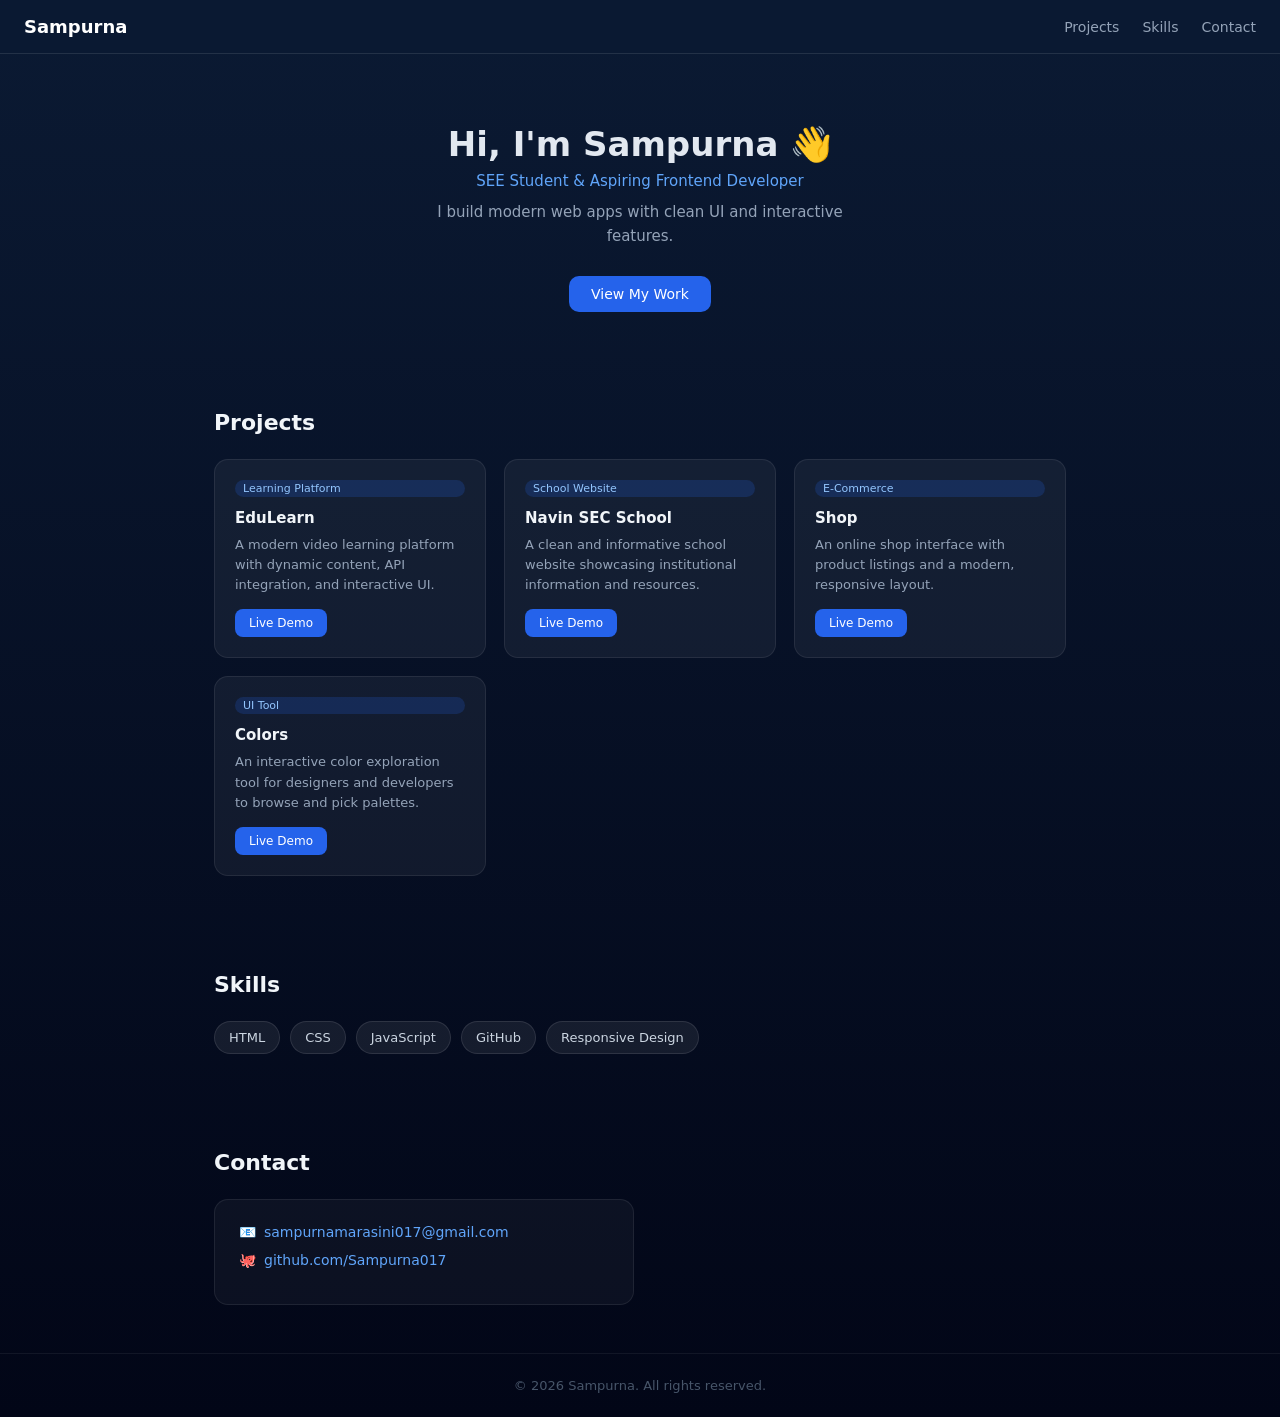
<file: index.html>
<!DOCTYPE html>
<html lang="en">
<head>
  <meta charset="UTF-8">
  <meta name="viewport" content="width=device-width, initial-scale=1.0">
  <title>Sampurna | Portfolio</title>
  <link rel="stylesheet" href="style.css">
</head>
<body>

<header>
  <h2>Sampurna</h2>
  <nav>
    <a href="#projects" onclick="scrollToSection('projects');return false">Projects</a>
    <a href="#skills" onclick="scrollToSection('skills');return false">Skills</a>
    <a href="#contact" onclick="scrollToSection('contact');return false">Contact</a>
  </nav>
</header>

<section class="hero">
  <h1>Hi, I'm Sampurna 👋</h1>
  <p class="role">SEE Student & Aspiring Frontend Developer</p>
  <p class="sub">I build modern web apps with clean UI and interactive features.</p>
  <a href="#projects" class="btn" onclick="scrollToSection('projects');return false">View My Work</a>
</section>

<section id="projects" class="section">
  <h2>Projects</h2>
  <div class="cards-grid">

    <div class="card">
      <span class="tag">Learning Platform</span>
      <h3>EduLearn</h3>
      <p>A modern video learning platform with dynamic content, API integration, and interactive UI.</p>
      <div class="buttons">
        <a href="demo.html" target="_blank">Live Demo</a>
      </div>
    </div>

    <div class="card">
      <span class="tag">School Website</span>
      <h3>Navin SEC School</h3>
      <p>A clean and informative school website showcasing institutional information and resources.</p>
      <div class="buttons">
        <a href="https://sampurna017.github.io/navinsecschool.com/" target="_blank">Live Demo</a>
      </div>
    </div>

    <div class="card">
      <span class="tag">E-Commerce</span>
      <h3>Shop</h3>
      <p>An online shop interface with product listings and a modern, responsive layout.</p>
      <div class="buttons">
        <a href="https://sampurna017.github.io/Shop/" target="_blank">Live Demo</a>
      </div>
    </div>

    <div class="card">
      <span class="tag">UI Tool</span>
      <h3>Colors</h3>
      <p>An interactive color exploration tool for designers and developers to browse and pick palettes.</p>
      <div class="buttons">
        <a href="https://sampurna017.github.io/colors/" target="_blank">Live Demo</a>
      </div>
    </div>

  </div>
</section>

<section id="skills" class="section">
  <h2>Skills</h2>
  <div class="skills">
    <span>HTML</span>
    <span>CSS</span>
    <span>JavaScript</span>
    <span>GitHub</span>
    <span>Responsive Design</span>
  </div>
</section>

<section id="contact" class="section">
  <h2>Contact</h2>
  <div class="contact-card">
    <p>📧 <a href="mailto:sampurnamarasini017@gmail.com">sampurnamarasini017@gmail.com</a></p>
    <p>🐙 <a href="https://github.com/Sampurna017" target="_blank">github.com/Sampurna017</a></p>
  </div>
</section>

<footer>
  <p>© 2026 Sampurna. All rights reserved.</p>
</footer>

<script src="script.js"></script>
</body>
</html>
</file>
<file: style.css>
* {
  margin: 0;
  padding: 0;
  box-sizing: border-box;
}

body {
  font-family: system-ui, sans-serif;
  background: linear-gradient(180deg, #0b1a33, #020617);
  color: #e2e8f0;
  min-height: 100vh;
}

header {
  display: flex;
  justify-content: space-between;
  align-items: center;
  padding: 16px 24px;
  border-bottom: 1px solid rgba(255, 255, 255, 0.1);
  position: sticky;
  top: 0;
  background: rgba(11, 26, 51, 0.85);
  backdrop-filter: blur(8px);
  z-index: 10;
}

header h2 {
  font-size: 18px;
  font-weight: 600;
  color: #fff;
}

nav a {
  margin-left: 18px;
  text-decoration: none;
  color: #94a3b8;
  font-size: 14px;
  transition: color 0.2s;
}

nav a:hover {
  color: #fff;
}

.hero {
  text-align: center;
  padding: 70px 24px 50px;
}

.hero h1 {
  font-size: 34px;
  font-weight: 700;
  margin-bottom: 8px;
}

.hero .role {
  color: #60a5fa;
  font-size: 15px;
  font-weight: 500;
  margin-bottom: 10px;
}

.hero .sub {
  color: #94a3b8;
  font-size: 15px;
  max-width: 420px;
  margin: 0 auto 28px;
  line-height: 1.6;
}

.btn {
  display: inline-block;
  padding: 10px 22px;
  background: #2563eb;
  border-radius: 10px;
  text-decoration: none;
  color: #fff;
  font-size: 14px;
  font-weight: 500;
  transition: background 0.2s;
}

.btn:hover {
  background: #1d4ed8;
}

.section {
  padding: 48px 24px;
  max-width: 900px;
  margin: 0 auto;
}

.section > h2 {
  font-size: 22px;
  font-weight: 600;
  margin-bottom: 24px;
  color: #f1f5f9;
}

.cards-grid {
  display: grid;
  grid-template-columns: repeat(auto-fit, minmax(240px, 1fr));
  gap: 18px;
}

.card {
  background: rgba(255, 255, 255, 0.05);
  border: 1px solid rgba(255, 255, 255, 0.08);
  padding: 20px;
  border-radius: 14px;
  display: flex;
  flex-direction: column;
  gap: 8px;
  transition: border-color 0.2s, transform 0.2s;
}

.card:hover {
  border-color: rgba(96, 165, 250, 0.4);
  transform: translateY(-2px);
}

.card h3 {
  font-size: 15px;
  font-weight: 600;
  color: #f1f5f9;
}

.card p {
  font-size: 13px;
  color: #94a3b8;
  line-height: 1.55;
  flex: 1;
}

.tag {
  display: inline-block;
  font-size: 11px;
  padding: 2px 8px;
  border-radius: 999px;
  background: rgba(37, 99, 235, 0.2);
  color: #93c5fd;
  margin-bottom: 4px;
}

.buttons {
  margin-top: 6px;
}

.buttons a {
  text-decoration: none;
  background: #2563eb;
  padding: 7px 14px;
  border-radius: 8px;
  color: #fff;
  font-size: 12px;
  font-weight: 500;
  transition: background 0.2s;
  display: inline-block;
}

.buttons a:hover {
  background: #1d4ed8;
}

.skills {
  display: flex;
  flex-wrap: wrap;
  gap: 10px;
}

.skills span {
  background: rgba(255, 255, 255, 0.07);
  border: 1px solid rgba(255, 255, 255, 0.1);
  padding: 8px 14px;
  border-radius: 999px;
  font-size: 13px;
  color: #cbd5e1;
}

.contact-card {
  background: rgba(255, 255, 255, 0.04);
  border: 1px solid rgba(255, 255, 255, 0.08);
  padding: 24px;
  border-radius: 14px;
  max-width: 420px;
}

.contact-card p {
  font-size: 14px;
  color: #94a3b8;
  margin-bottom: 12px;
  display: flex;
  align-items: center;
  gap: 8px;
}

.contact-card a {
  color: #60a5fa;
  text-decoration: none;
}

.contact-card a:hover {
  text-decoration: underline;
}

footer {
  text-align: center;
  padding: 24px;
  color: #475569;
  font-size: 13px;
  border-top: 1px solid rgba(255, 255, 255, 0.06);
}
</file>
